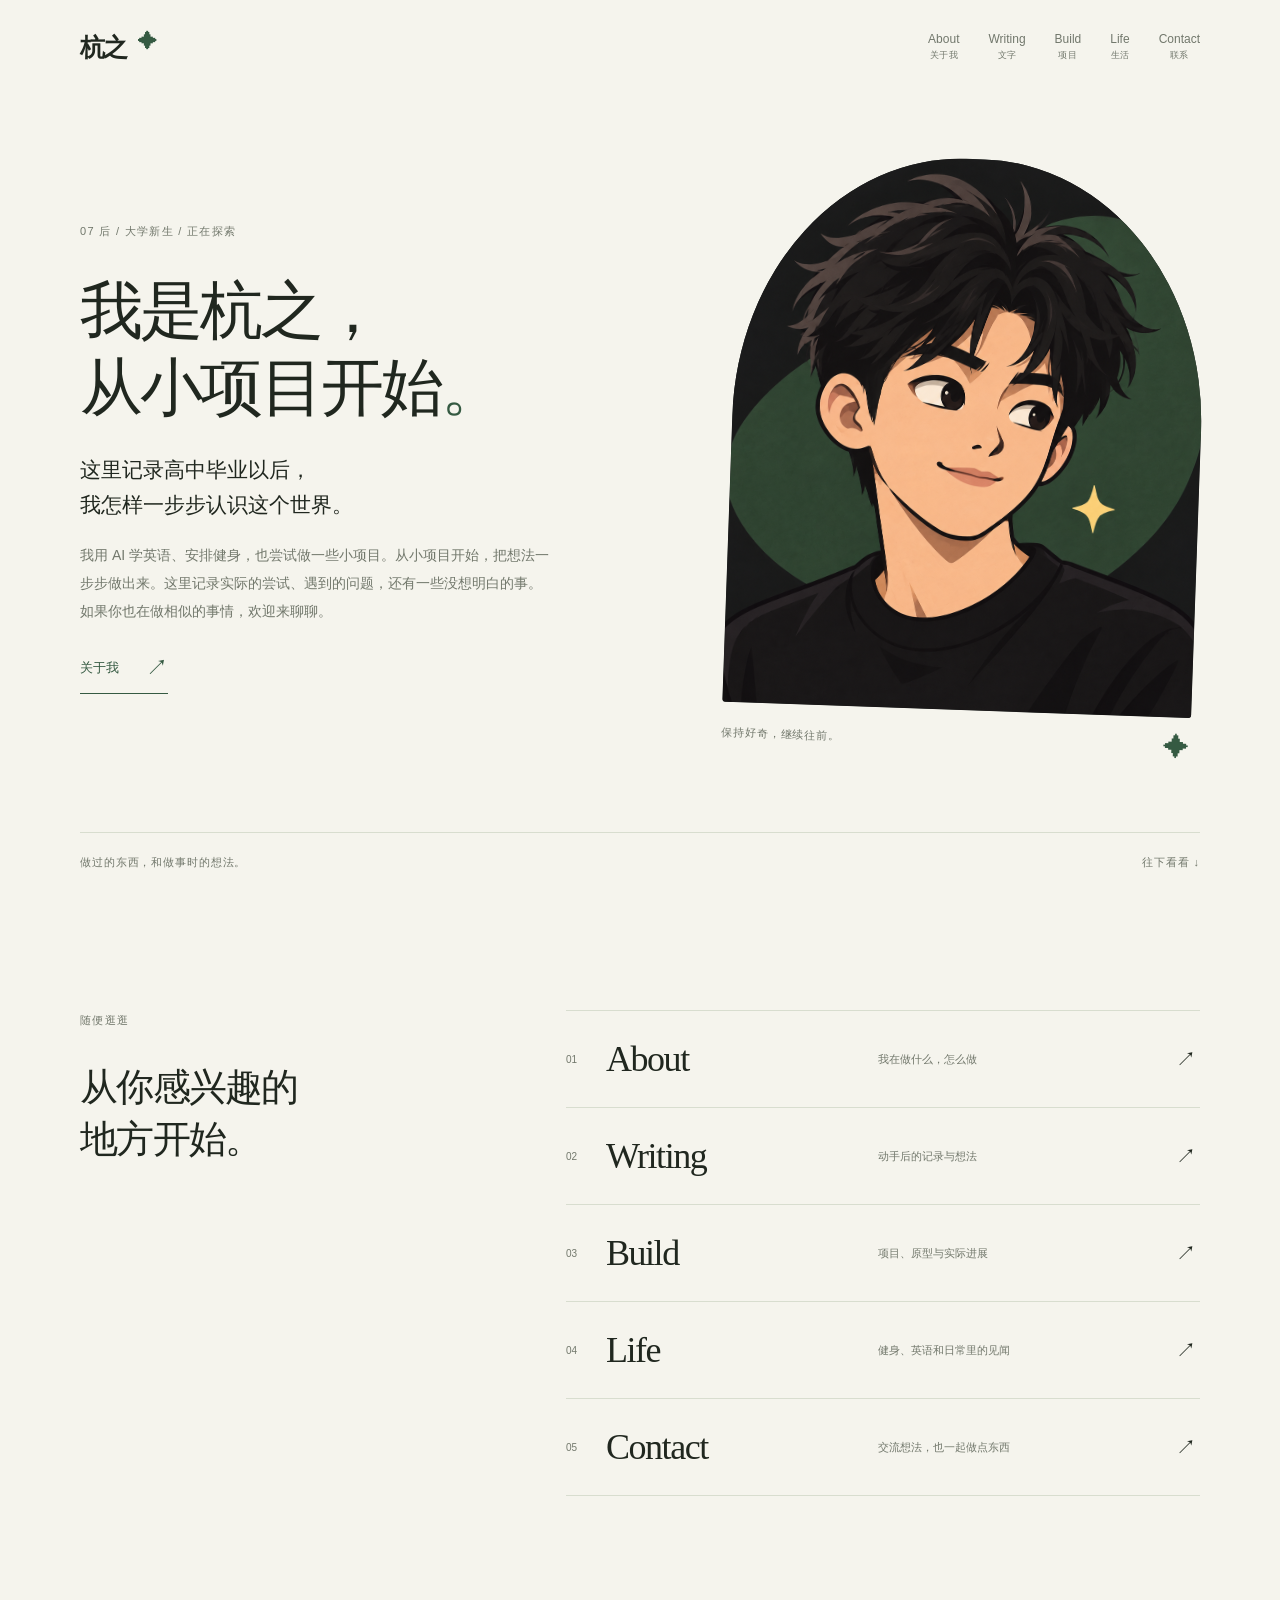
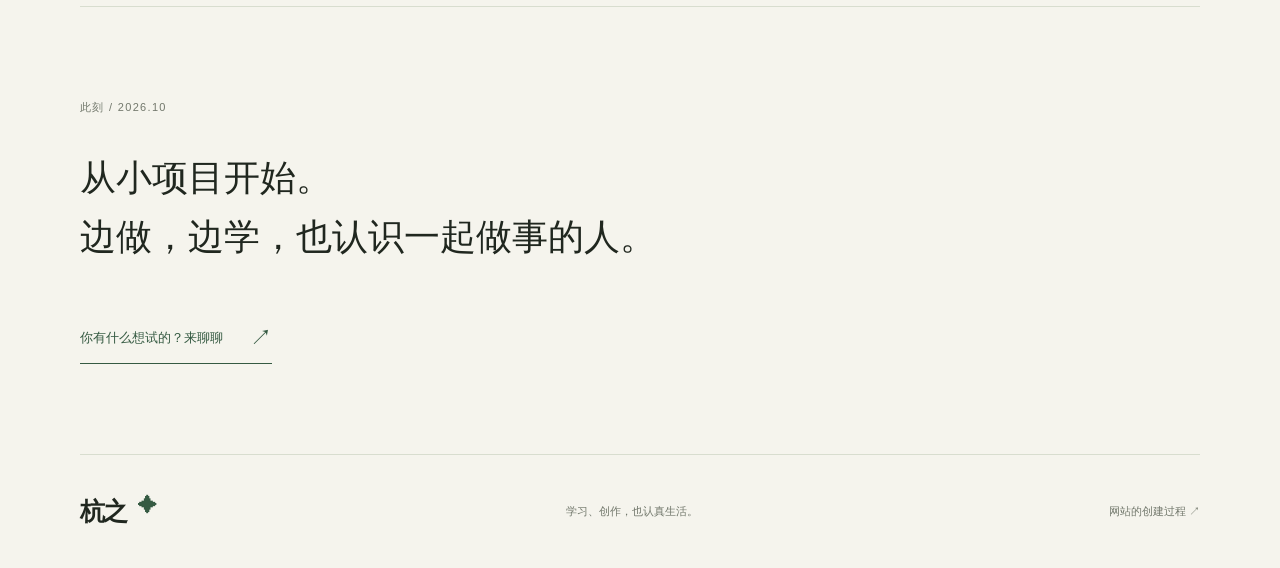
<file: index.html>
<!doctype html>
<html lang="zh-CN"><head><meta charset="UTF-8"><meta name="viewport" content="width=device-width, initial-scale=1"><meta name="theme-color" content="#f5f4ed"><meta name="description" content="我是杭之，07 后的大学新生。从小项目开始，记录实际的尝试，认识愿意一起做事的伙伴。"><title>杭之 · 从小项目开始</title><link rel="stylesheet" href="style.css"><script src="script.js" defer></script></head><body><a class="skip" href="#main">跳到正文</a><div class="reading-progress" aria-hidden="true"></div><header class="header"><a class="wordmark" href="index.html" aria-label="杭之，回到首页">杭之<span class="star">✦</span></a><nav aria-label="主导航"><a href="about.html">About<span>关于我</span></a><a href="writing.html">Writing<span>文字</span></a><a href="build.html">Build<span>项目</span></a><a href="life.html">Life<span>生活</span></a><a href="contact.html">Contact<span>联系</span></a></nav></header><main id="main"><section class="hero" id="home" aria-labelledby="intro-title"><div class="hero-copy"><p class="eyebrow">07 后 / 大学新生 / 正在探索</p><h1 id="intro-title">我是杭之，<br>从小项目开始<span class="title-dot">。</span></h1><p class="hero-purpose">这里记录高中毕业以后，<br>我怎样一步步认识这个世界。</p><p class="intro-detail">我用 AI 学英语、安排健身，也尝试做一些小项目。从小项目开始，把想法一步步做出来。这里记录实际的尝试、遇到的问题，还有一些没想明白的事。如果你也在做相似的事情，欢迎来聊聊。</p><a class="text-link" href="about.html">关于我 <span aria-hidden="true">↗</span></a></div><figure class="portrait"><div class="portrait-frame"><img src="avatar.png" alt="杭之的插画头像：黑发少年、深绿背景和一颗黄色星星" width="1254" height="1254" fetchpriority="high"></div><figcaption><span>保持好奇，继续往前。</span><span aria-hidden="true">✦</span></figcaption></figure><div class="hero-foot"><span>做过的东西，和做事时的想法。</span><a href="#explore">往下看看 ↓</a></div></section><section class="section directory" id="explore" aria-labelledby="explore-title"><div class="directory-heading reveal"><p class="eyebrow">随便逛逛</p><h2 id="explore-title">从你感兴趣的<br>地方开始。</h2></div><div class="module-list reveal"><a class="module-link" href="about.html"><span class="module-number">01</span><span class="module-name">About</span><span class="module-desc">我在做什么，怎么做</span><span class="module-arrow" aria-hidden="true">↗</span></a><a class="module-link" href="writing.html"><span class="module-number">02</span><span class="module-name">Writing</span><span class="module-desc">动手后的记录与想法</span><span class="module-arrow" aria-hidden="true">↗</span></a><a class="module-link" href="build.html"><span class="module-number">03</span><span class="module-name">Build</span><span class="module-desc">项目、原型与实际进展</span><span class="module-arrow" aria-hidden="true">↗</span></a><a class="module-link" href="life.html"><span class="module-number">04</span><span class="module-name">Life</span><span class="module-desc">健身、英语和日常里的见闻</span><span class="module-arrow" aria-hidden="true">↗</span></a><a class="module-link" href="contact.html"><span class="module-number">05</span><span class="module-name">Contact</span><span class="module-desc">交流想法，也一起做点东西</span><span class="module-arrow" aria-hidden="true">↗</span></a></div></section><section class="home-note section reveal"><p class="eyebrow">此刻 / 2026.10</p><p>从小项目开始。<br>边做，边学，也认识一起做事的人。</p><a class="text-link" href="contact.html">你有什么想试的？来聊聊 <span aria-hidden="true">↗</span></a></section></main><footer><a class="wordmark" href="index.html">杭之<span class="star">✦</span></a><span>学习、创作，也认真生活。</span><a href="https://github.com/wwh837984-code/hang" target="_blank" rel="noopener noreferrer">网站的创建过程 ↗</a></footer></body></html>
</file>
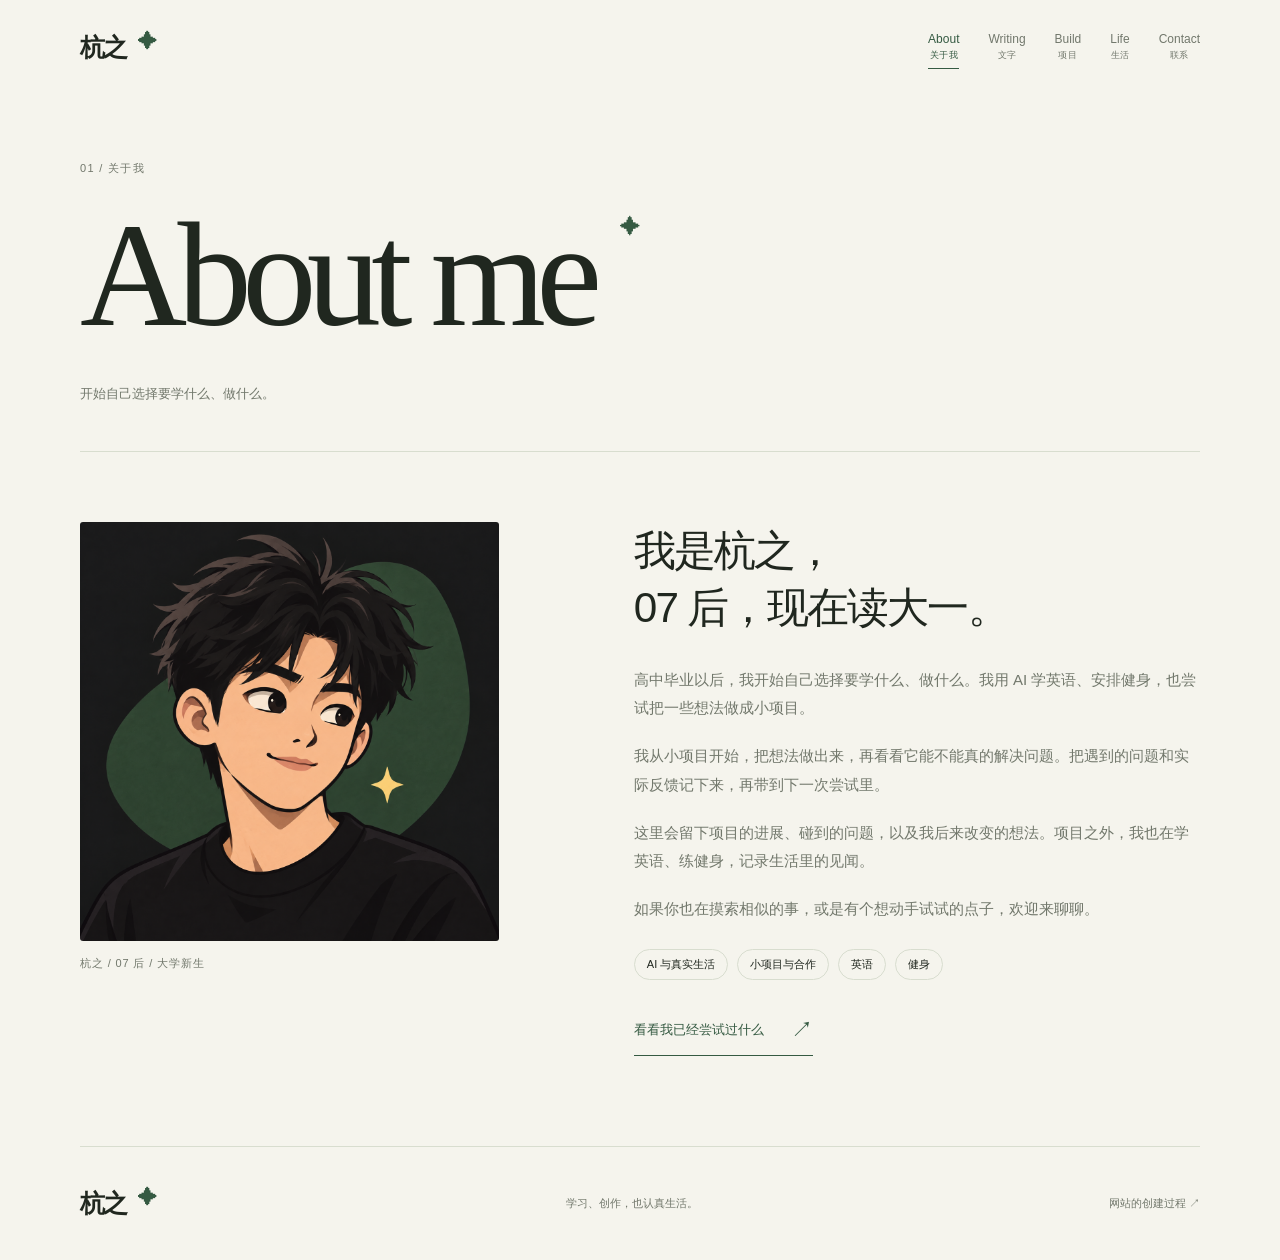
<file: about.html>
<!doctype html>
<html lang="zh-CN"><head><meta charset="UTF-8"><meta name="viewport" content="width=device-width, initial-scale=1"><meta name="theme-color" content="#f5f4ed"><meta name="description" content="我是杭之，07 后的大学新生。从小项目开始，记录实际的尝试，认识愿意一起做事的伙伴。"><title>关于我 · 杭之</title><link rel="stylesheet" href="style.css"><script src="script.js" defer></script></head><body><a class="skip" href="#main">跳到正文</a><div class="reading-progress" aria-hidden="true"></div><header class="header"><a class="wordmark" href="index.html" aria-label="杭之，回到首页">杭之<span class="star">✦</span></a><nav aria-label="主导航"><a href="about.html" aria-current="page">About<span>关于我</span></a><a href="writing.html">Writing<span>文字</span></a><a href="build.html">Build<span>项目</span></a><a href="life.html">Life<span>生活</span></a><a href="contact.html">Contact<span>联系</span></a></nav></header><main id="main"><div class="page-mast"><p class="eyebrow">01 / 关于我</p><h1 class="display-title">About me<span class="star">✦</span></h1><p class="mast-note">开始自己选择要学什么、做什么。</p></div><section class="about-layout section"><figure class="about-portrait reveal"><img src="avatar.png" width="1254" height="1254" alt="杭之的黑绿插画头像"><figcaption>杭之 / 07 后 / 大学新生</figcaption></figure><div class="about-copy reveal"><h2>我是杭之，<br>07 后，现在读大一。</h2><p>高中毕业以后，我开始自己选择要学什么、做什么。我用 AI 学英语、安排健身，也尝试把一些想法做成小项目。</p><p>我从小项目开始，把想法做出来，再看看它能不能真的解决问题。把遇到的问题和实际反馈记下来，再带到下一次尝试里。</p><p>这里会留下项目的进展、碰到的问题，以及我后来改变的想法。项目之外，我也在学英语、练健身，记录生活里的见闻。</p><p>如果你也在摸索相似的事，或是有个想动手试试的点子，欢迎来聊聊。</p><div class="interest-list"><span>AI 与真实生活</span><span>小项目与合作</span><span>英语</span><span>健身</span></div><a class="text-link" href="build.html">看看我已经尝试过什么 <span aria-hidden="true">↗</span></a></div></section></main><footer><a class="wordmark" href="index.html">杭之<span class="star">✦</span></a><span>学习、创作，也认真生活。</span><a href="https://github.com/wwh837984-code/hang" target="_blank" rel="noopener noreferrer">网站的创建过程 ↗</a></footer></body></html>
</file>
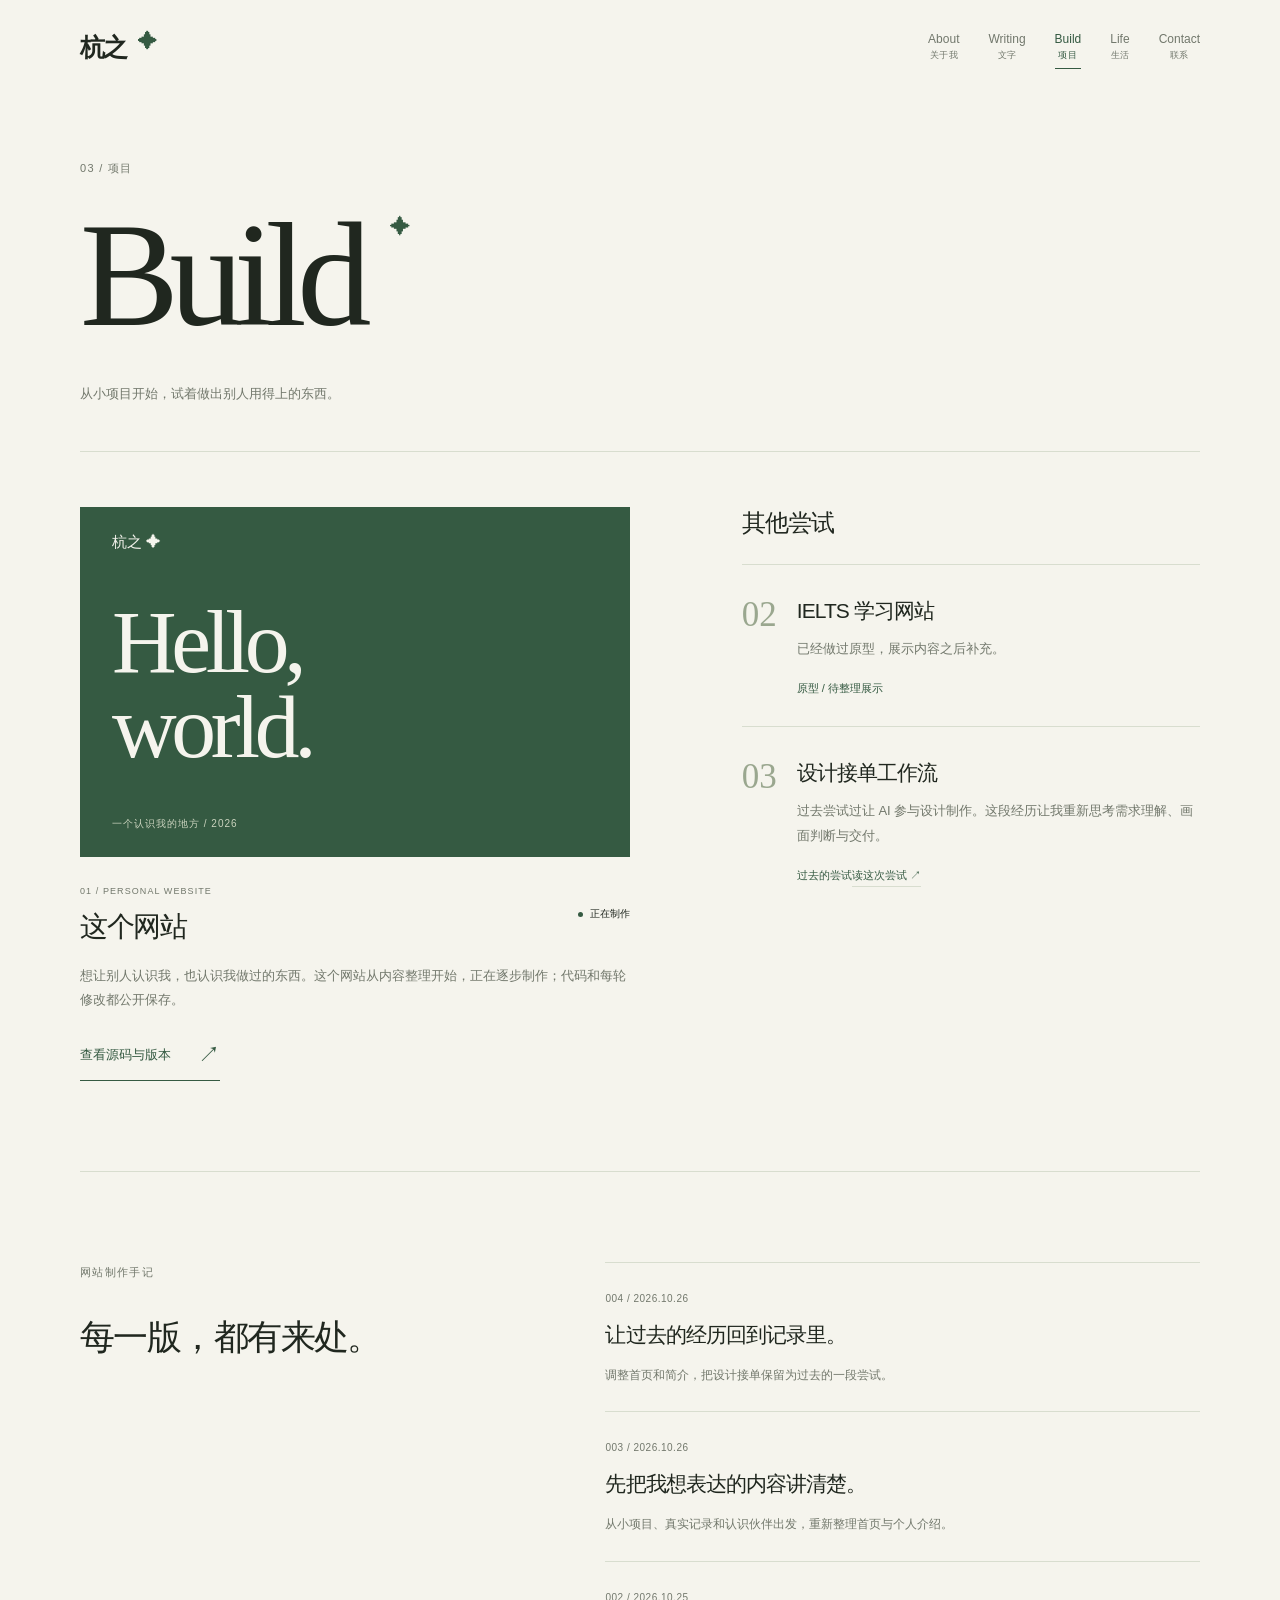
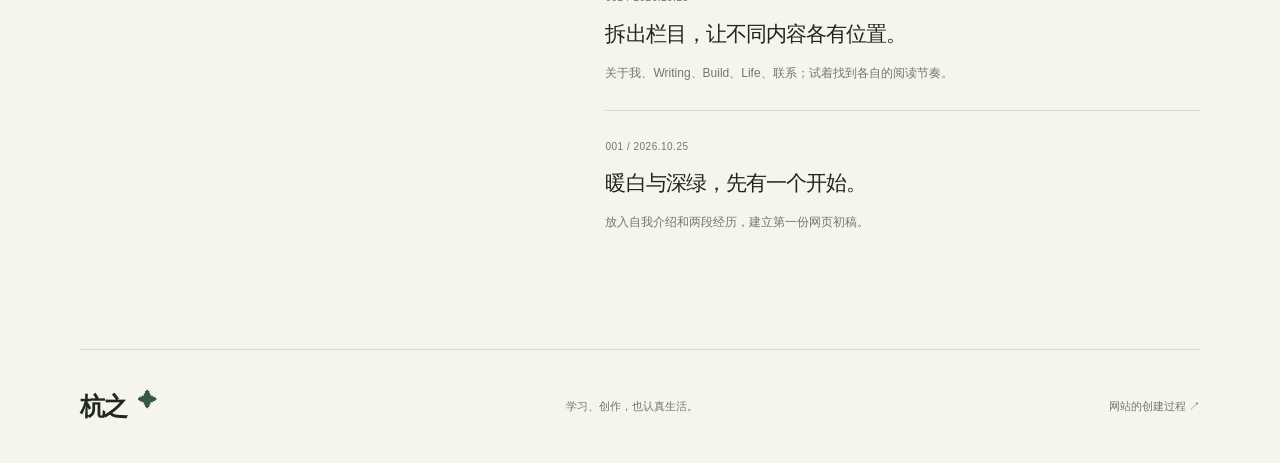
<file: build.html>
<!doctype html>
<html lang="zh-CN"><head><meta charset="UTF-8"><meta name="viewport" content="width=device-width, initial-scale=1"><meta name="theme-color" content="#f5f4ed"><meta name="description" content="我是杭之，07 后的大学新生。从小项目开始，记录实际的尝试，认识愿意一起做事的伙伴。"><title>项目 · 杭之</title><link rel="stylesheet" href="style.css"><script src="script.js" defer></script></head><body><a class="skip" href="#main">跳到正文</a><div class="reading-progress" aria-hidden="true"></div><header class="header"><a class="wordmark" href="index.html" aria-label="杭之，回到首页">杭之<span class="star">✦</span></a><nav aria-label="主导航"><a href="about.html">About<span>关于我</span></a><a href="writing.html">Writing<span>文字</span></a><a href="build.html" aria-current="page">Build<span>项目</span></a><a href="life.html">Life<span>生活</span></a><a href="contact.html">Contact<span>联系</span></a></nav></header><main id="main"><div class="page-mast"><p class="eyebrow">03 / 项目</p><h1 class="display-title">Build<span class="star">✦</span></h1><p class="mast-note">从小项目开始，试着做出别人用得上的东西。</p></div><section class="build-layout section"><article class="project-feature reveal"><div class="project-visual" aria-hidden="true"><span class="mini-wordmark">杭之 ✦</span><span class="project-type">Hello,<br>world.</span><span class="mini-label">一个认识我的地方 / 2026</span></div><div class="project-caption"><div><p class="eyebrow">01 / PERSONAL WEBSITE</p><h2>这个网站</h2></div><span class="status"><i></i>正在制作</span></div><p>想让别人认识我，也认识我做过的东西。这个网站从内容整理开始，正在逐步制作；代码和每轮修改都公开保存。</p><a class="text-link" href="https://github.com/wwh837984-code/hang" target="_blank" rel="noopener noreferrer">查看源码与版本 <span aria-hidden="true">↗</span></a></article><aside class="build-sidebar reveal"><h2>其他尝试</h2><div class="project-item"><span class="index-num">02</span><div><h3>IELTS 学习网站</h3><p>已经做过原型，展示内容之后补充。</p><span class="plain-status">原型 / 待整理展示</span></div></div><div class="project-item"><span class="index-num">03</span><div><h3>设计接单工作流</h3><p>过去尝试过让 AI 参与设计制作。这段经历让我重新思考需求理解、画面判断与交付。</p><span class="plain-status">过去的尝试</span><a class="subtle-link" href="writing.html#design-note">读这次尝试 ↗</a></div></div></aside></section><section class="journal section reveal"><div><p class="eyebrow">网站制作手记</p><h2>每一版，都有来处。</h2></div><div class="journal-list"><a href="https://github.com/wwh837984-code/hang/blob/main/BUILDLOG.md" target="_blank" rel="noopener noreferrer"><span>004 / 2026.10.26</span><h3>让过去的经历回到记录里。</h3><p>调整首页和简介，把设计接单保留为过去的一段尝试。</p></a><a href="https://github.com/wwh837984-code/hang/commit/9cb9cca" target="_blank" rel="noopener noreferrer"><span>003 / 2026.10.26</span><h3>先把我想表达的内容讲清楚。</h3><p>从小项目、真实记录和认识伙伴出发，重新整理首页与个人介绍。</p></a><a href="https://github.com/wwh837984-code/hang/commit/8064ffb" target="_blank" rel="noopener noreferrer"><span>002 / 2026.10.25</span><h3>拆出栏目，让不同内容各有位置。</h3><p>关于我、Writing、Build、Life、联系；试着找到各自的阅读节奏。</p></a><a href="https://github.com/wwh837984-code/hang/commit/d4aeb3f" target="_blank" rel="noopener noreferrer"><span>001 / 2026.10.25</span><h3>暖白与深绿，先有一个开始。</h3><p>放入自我介绍和两段经历，建立第一份网页初稿。</p></a></div></section></main><footer><a class="wordmark" href="index.html">杭之<span class="star">✦</span></a><span>学习、创作，也认真生活。</span><a href="https://github.com/wwh837984-code/hang" target="_blank" rel="noopener noreferrer">网站的创建过程 ↗</a></footer></body></html>
</file>
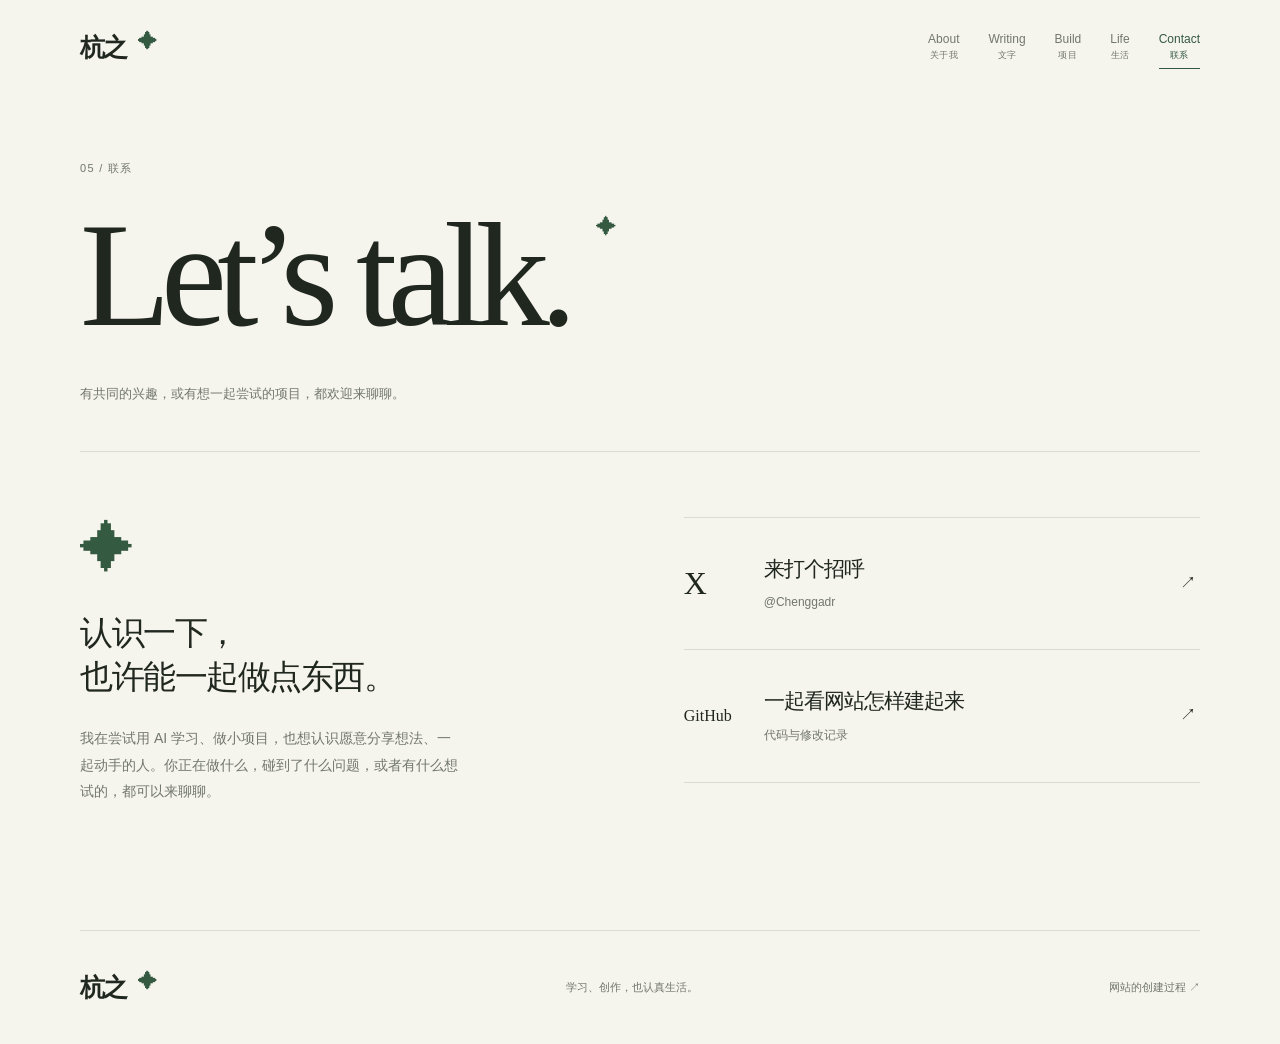
<file: contact.html>
<!doctype html>
<html lang="zh-CN"><head><meta charset="UTF-8"><meta name="viewport" content="width=device-width, initial-scale=1"><meta name="theme-color" content="#f5f4ed"><meta name="description" content="我是杭之，07 后的大学新生。从小项目开始，记录实际的尝试，认识愿意一起做事的伙伴。"><title>联系 · 杭之</title><link rel="stylesheet" href="style.css"><script src="script.js" defer></script></head><body><a class="skip" href="#main">跳到正文</a><div class="reading-progress" aria-hidden="true"></div><header class="header"><a class="wordmark" href="index.html" aria-label="杭之，回到首页">杭之<span class="star">✦</span></a><nav aria-label="主导航"><a href="about.html">About<span>关于我</span></a><a href="writing.html">Writing<span>文字</span></a><a href="build.html">Build<span>项目</span></a><a href="life.html">Life<span>生活</span></a><a href="contact.html" aria-current="page">Contact<span>联系</span></a></nav></header><main id="main"><div class="page-mast"><p class="eyebrow">05 / 联系</p><h1 class="display-title">Let’s talk.<span class="star">✦</span></h1><p class="mast-note">有共同的兴趣，或有想一起尝试的项目，都欢迎来聊聊。</p></div><section class="contact-layout section"><div class="contact-intro reveal"><span class="contact-star" aria-hidden="true">✦</span><h2>认识一下，<br>也许能一起做点东西。</h2><p>我在尝试用 AI 学习、做小项目，也想认识愿意分享想法、一起动手的人。你正在做什么，碰到了什么问题，或者有什么想试的，都可以来聊聊。</p></div><div class="contact-links reveal"><a href="https://x.com/Chenggadr" target="_blank" rel="noopener noreferrer"><span class="contact-platform">X</span><div><h3>来打个招呼</h3><p>@Chenggadr</p></div><span aria-hidden="true">↗</span></a><a href="https://github.com/wwh837984-code/hang" target="_blank" rel="noopener noreferrer"><span class="contact-platform github-label">GitHub</span><div><h3>一起看网站怎样建起来</h3><p>代码与修改记录</p></div><span aria-hidden="true">↗</span></a></div></section></main><footer><a class="wordmark" href="index.html">杭之<span class="star">✦</span></a><span>学习、创作，也认真生活。</span><a href="https://github.com/wwh837984-code/hang" target="_blank" rel="noopener noreferrer">网站的创建过程 ↗</a></footer></body></html>
</file>
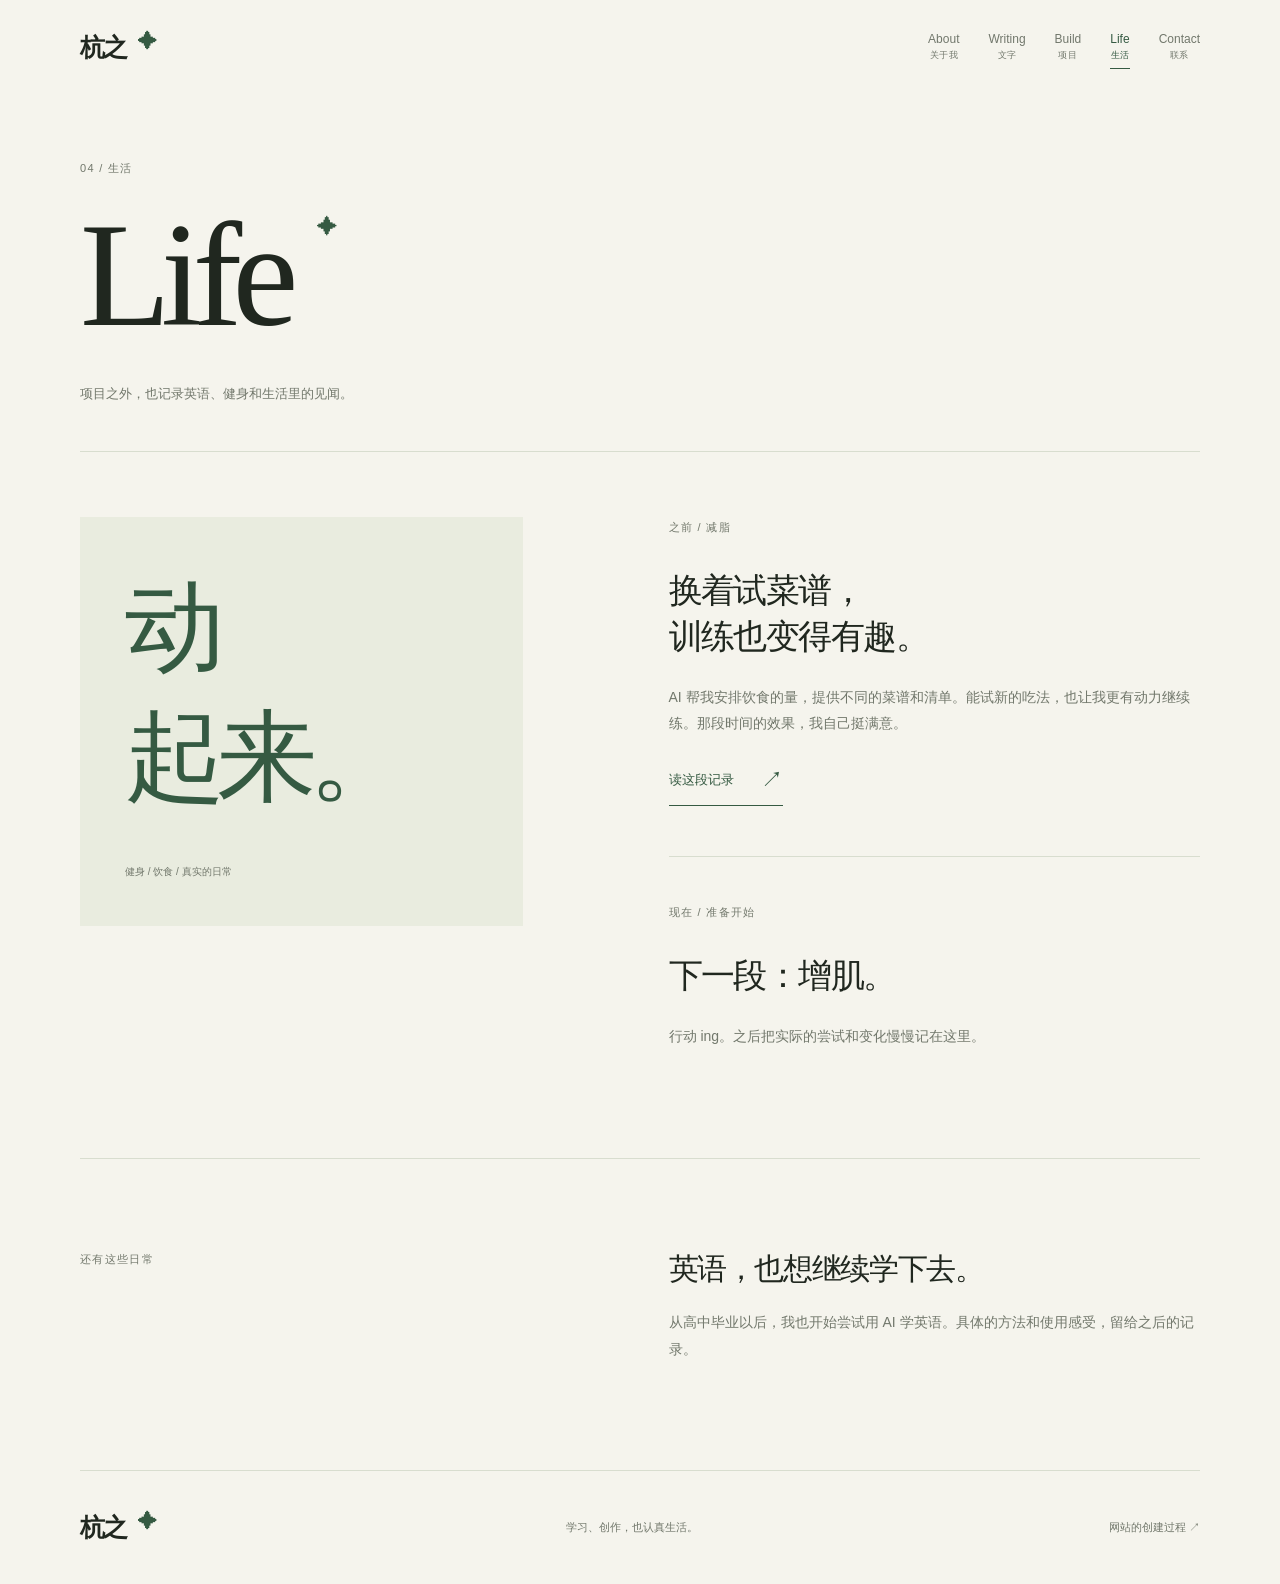
<file: life.html>
<!doctype html>
<html lang="zh-CN"><head><meta charset="UTF-8"><meta name="viewport" content="width=device-width, initial-scale=1"><meta name="theme-color" content="#f5f4ed"><meta name="description" content="我是杭之，07 后的大学新生。从小项目开始，记录实际的尝试，认识愿意一起做事的伙伴。"><title>生活 · 杭之</title><link rel="stylesheet" href="style.css"><script src="script.js" defer></script></head><body><a class="skip" href="#main">跳到正文</a><div class="reading-progress" aria-hidden="true"></div><header class="header"><a class="wordmark" href="index.html" aria-label="杭之，回到首页">杭之<span class="star">✦</span></a><nav aria-label="主导航"><a href="about.html">About<span>关于我</span></a><a href="writing.html">Writing<span>文字</span></a><a href="build.html">Build<span>项目</span></a><a href="life.html" aria-current="page">Life<span>生活</span></a><a href="contact.html">Contact<span>联系</span></a></nav></header><main id="main"><div class="page-mast"><p class="eyebrow">04 / 生活</p><h1 class="display-title">Life<span class="star">✦</span></h1><p class="mast-note">项目之外，也记录英语、健身和生活里的见闻。</p></div><section class="life-layout section"><div class="life-heading reveal"><span class="life-word" aria-hidden="true">动<br>起来。</span><p>健身 / 饮食 / 真实的日常</p></div><div class="life-timeline reveal"><article><p class="eyebrow">之前 / 减脂</p><h2>换着试菜谱，<br>训练也变得有趣。</h2><p>AI 帮我安排饮食的量，提供不同的菜谱和清单。能试新的吃法，也让我更有动力继续练。那段时间的效果，我自己挺满意。</p><a class="text-link" href="writing.html#fitness-note">读这段记录 <span aria-hidden="true">↗</span></a></article><article><p class="eyebrow">现在 / 准备开始</p><h2>下一段：增肌。</h2><p>行动 ing。之后把实际的尝试和变化慢慢记在这里。</p></article></div></section><section class="life-more section reveal"><p class="eyebrow">还有这些日常</p><div><h2>英语，也想继续学下去。</h2><p>从高中毕业以后，我也开始尝试用 AI 学英语。具体的方法和使用感受，留给之后的记录。</p></div></section></main><footer><a class="wordmark" href="index.html">杭之<span class="star">✦</span></a><span>学习、创作，也认真生活。</span><a href="https://github.com/wwh837984-code/hang" target="_blank" rel="noopener noreferrer">网站的创建过程 ↗</a></footer></body></html>
</file>
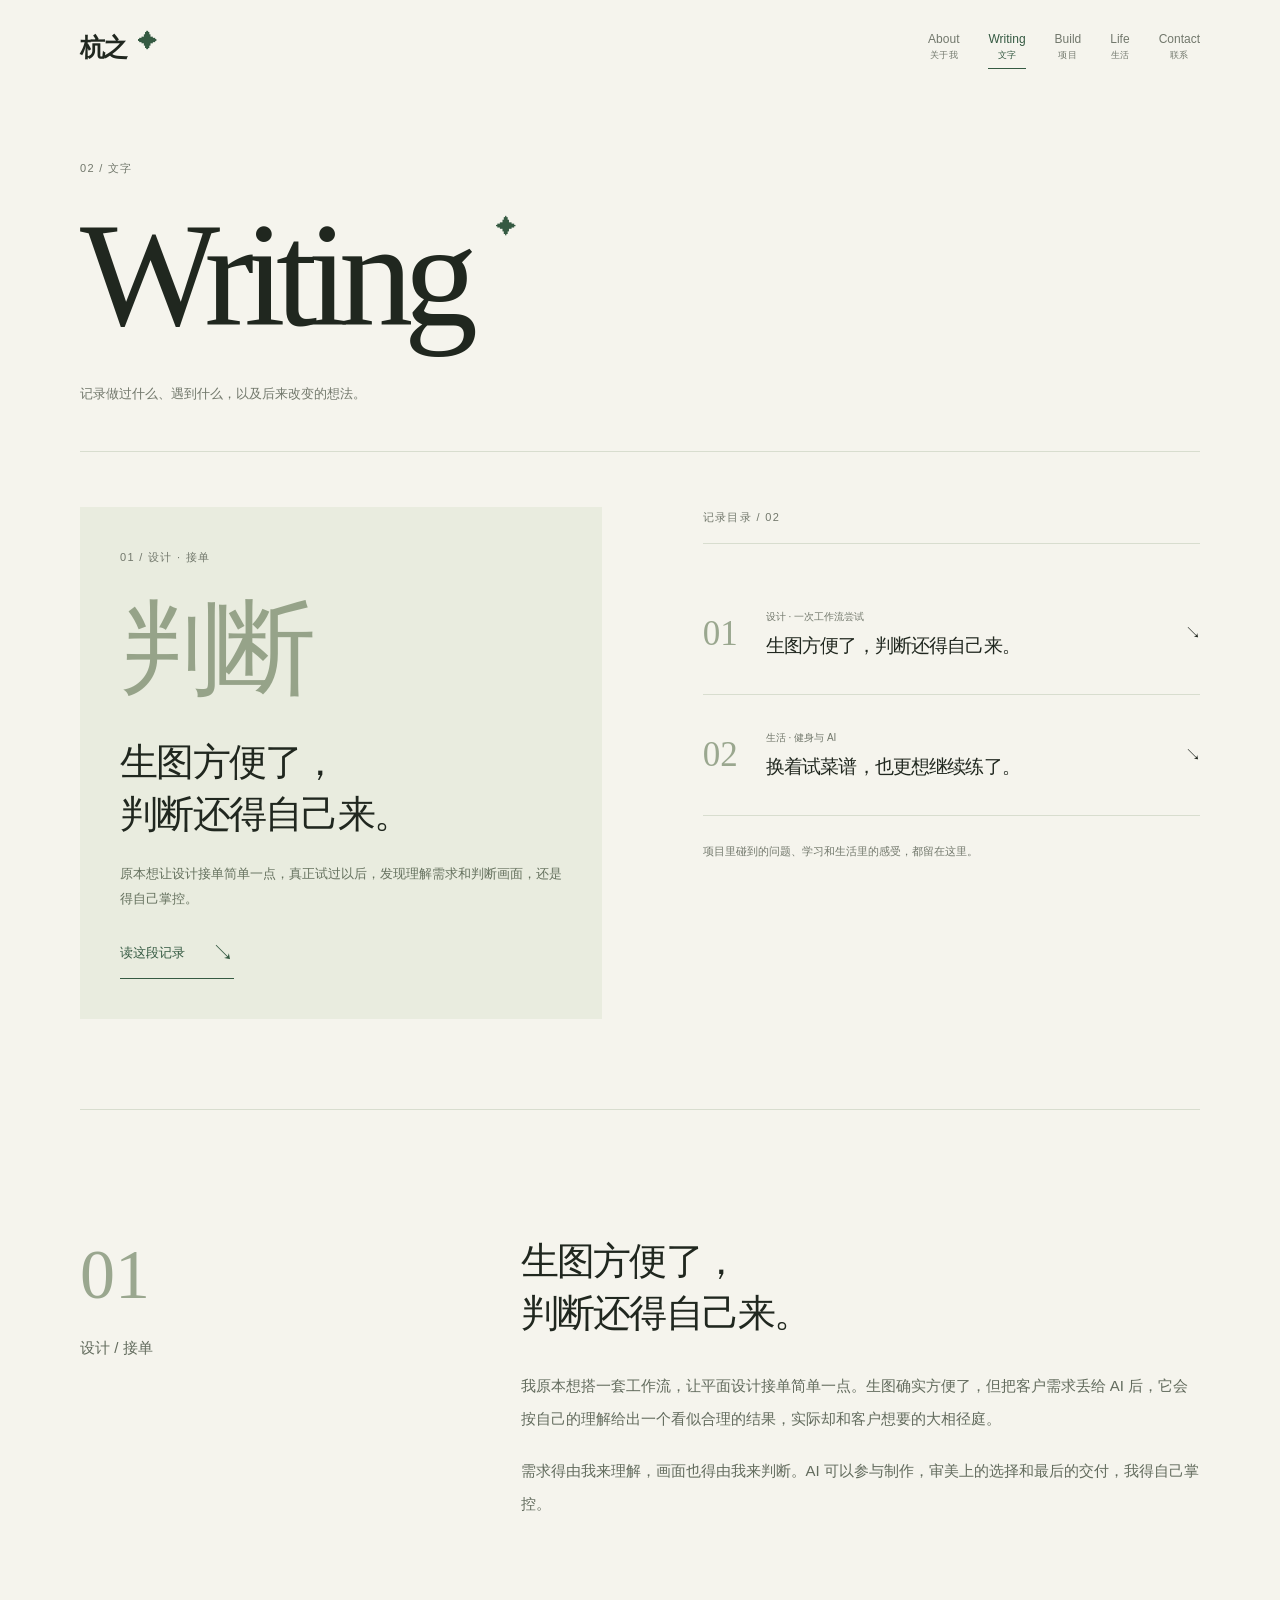
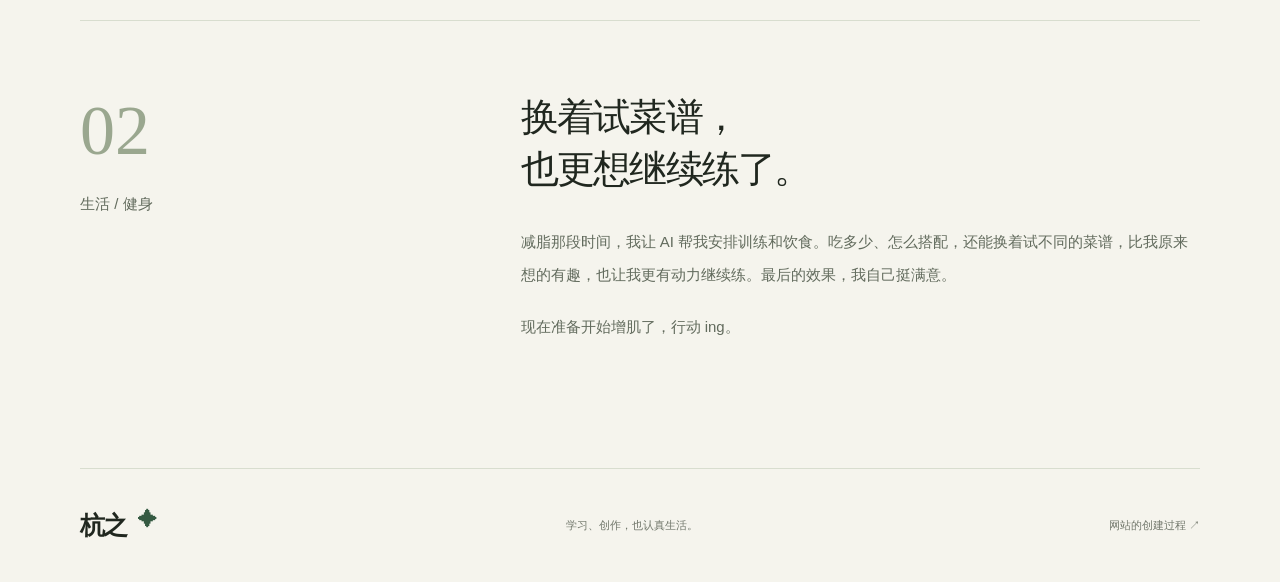
<file: writing.html>
<!doctype html>
<html lang="zh-CN"><head><meta charset="UTF-8"><meta name="viewport" content="width=device-width, initial-scale=1"><meta name="theme-color" content="#f5f4ed"><meta name="description" content="我是杭之，07 后的大学新生。从小项目开始，记录实际的尝试，认识愿意一起做事的伙伴。"><title>文字 · 杭之</title><link rel="stylesheet" href="style.css"><script src="script.js" defer></script></head><body><a class="skip" href="#main">跳到正文</a><div class="reading-progress" aria-hidden="true"></div><header class="header"><a class="wordmark" href="index.html" aria-label="杭之，回到首页">杭之<span class="star">✦</span></a><nav aria-label="主导航"><a href="about.html">About<span>关于我</span></a><a href="writing.html" aria-current="page">Writing<span>文字</span></a><a href="build.html">Build<span>项目</span></a><a href="life.html">Life<span>生活</span></a><a href="contact.html">Contact<span>联系</span></a></nav></header><main id="main"><div class="page-mast"><p class="eyebrow">02 / 文字</p><h1 class="display-title">Writing<span class="star">✦</span></h1><p class="mast-note">记录做过什么、遇到什么，以及后来改变的想法。</p></div><section class="writing-layout section"><article class="featured-writing reveal"><p class="eyebrow">01 / 设计 · 接单</p><span class="editorial-glyph" aria-hidden="true">判断</span><h2>生图方便了，<br>判断还得自己来。</h2><p>原本想让设计接单简单一点，真正试过以后，发现理解需求和判断画面，还是得自己掌控。</p><a class="text-link" href="#design-note">读这段记录 <span aria-hidden="true">↘</span></a></article><div class="writing-index reveal"><p class="eyebrow">记录目录 / 02</p><a class="index-row" href="#design-note"><span class="index-num">01</span><div><span class="small-note">设计 · 一次工作流尝试</span><h3>生图方便了，判断还得自己来。</h3></div><span aria-hidden="true">↘</span></a><a class="index-row" href="#fitness-note"><span class="index-num">02</span><div><span class="small-note">生活 · 健身与 AI</span><h3>换着试菜谱，也更想继续练了。</h3></div><span aria-hidden="true">↘</span></a><p class="index-footnote">项目里碰到的问题、学习和生活里的感受，都留在这里。</p></div></section><section class="reading-room section"><article id="design-note" class="reading-note reveal"><div class="note-label"><span>01</span><p>设计 / 接单</p></div><div><h2>生图方便了，<br>判断还得自己来。</h2><p>我原本想搭一套工作流，让平面设计接单简单一点。生图确实方便了，但把客户需求丢给 AI 后，它会按自己的理解给出一个看似合理的结果，实际却和客户想要的大相径庭。</p><p>需求得由我来理解，画面也得由我来判断。AI 可以参与制作，审美上的选择和最后的交付，我得自己掌控。</p></div></article><article id="fitness-note" class="reading-note reveal"><div class="note-label"><span>02</span><p>生活 / 健身</p></div><div><h2>换着试菜谱，<br>也更想继续练了。</h2><p>减脂那段时间，我让 AI 帮我安排训练和饮食。吃多少、怎么搭配，还能换着试不同的菜谱，比我原来想的有趣，也让我更有动力继续练。最后的效果，我自己挺满意。</p><p>现在准备开始增肌了，行动 ing。</p></div></article></section></main><footer><a class="wordmark" href="index.html">杭之<span class="star">✦</span></a><span>学习、创作，也认真生活。</span><a href="https://github.com/wwh837984-code/hang" target="_blank" rel="noopener noreferrer">网站的创建过程 ↗</a></footer></body></html>
</file>
<file: style.css>
@charset "UTF-8";
:root{--paper:#f5f4ed;--ink:#20271f;--green:#355a42;--muted:#72786c;--line:#d8ddcf;--tint:#e9ecdf;--ease:cubic-bezier(.22,1,.36,1)}
*{box-sizing:border-box}html{scroll-behavior:smooth;scroll-padding-top:130px}body{margin:0;background:var(--paper);color:var(--ink);font-family:"PingFang SC","Microsoft YaHei",sans-serif;-webkit-font-smoothing:antialiased}a{color:inherit;text-decoration:none}a:focus-visible{outline:2px solid var(--green);outline-offset:7px}::selection{background:#dce5d3}p{line-height:1.9;margin:0 0 1.3em}h1,h2,h3{margin:0;font-weight:500;letter-spacing:-.045em}h2{font-size:clamp(32px,4vw,56px);line-height:1.35}h3{font-size:clamp(21px,2vw,28px);line-height:1.5}main,footer{max-width:1440px;margin:auto}.header{position:sticky;top:0;z-index:5;display:flex;align-items:center;justify-content:space-between;min-height:94px;max-width:1440px;margin:auto;padding:14px 6.25%;background:rgba(245,244,237,.94);backdrop-filter:blur(16px)}.wordmark{font-size:25px;letter-spacing:-.08em;font-weight:600;white-space:nowrap}.star{display:inline-block;color:var(--green);font-size:.75em;margin-left:12px;vertical-align:top}.header nav{display:flex;align-items:center;gap:29px;font-size:12px;color:var(--muted)}nav a{position:relative;padding:7px 0;transition:color .2s}nav a>span{display:block;font-size:9px;letter-spacing:.05em;text-align:center;margin-top:3px}nav a:hover,nav a[aria-current]{color:var(--green)}nav a[aria-current]:after{content:"";position:absolute;bottom:0;left:0;right:0;height:1px;background:var(--green)}.hero{min-height:calc(100svh - 94px);padding:60px 6.25% 25px;display:grid;grid-template-columns:1.1fr .9fr;column-gap:7%;align-items:center}.eyebrow{font-size:11px;letter-spacing:.12em;color:var(--muted);margin-bottom:30px}.hero h1{font-size:clamp(42px,4.9vw,70px);line-height:1.22}.title-dot{color:var(--green)}.hero-purpose{font-size:clamp(18px,1.65vw,24px);line-height:1.65;margin:28px 0 18px}.intro-detail{max-width:470px;color:var(--muted);font-size:14px;line-height:2}.text-link{display:inline-flex;align-items:center;gap:27px;font-size:13px;border-bottom:1px solid var(--green);padding:10px 0;color:var(--green)}.text-link span{font-size:22px;transition:transform .35s var(--ease)}.text-link:hover span{transform:translate(4px,-3px)}.portrait{margin:0;align-self:center;transform:rotate(2deg)}.portrait-frame{overflow:hidden;border-radius:48% 48% 3px 3px;background:#242725;aspect-ratio:4/4.7}.portrait img{display:block;width:100%;height:100%;object-fit:cover;object-position:48% center;transition:transform 1s var(--ease)}.portrait:hover img{transform:scale(1.025)}figcaption{display:flex;justify-content:space-between;align-items:center;margin-top:15px;font-size:11px;letter-spacing:.08em;color:var(--muted)}figcaption span:last-child{font-size:26px;color:var(--green)}.hero-foot{grid-column:1/-1;display:flex;justify-content:space-between;border-top:1px solid var(--line);font-size:11px;letter-spacing:.08em;color:var(--muted);margin-top:65px;padding-top:22px}.section{margin:0 6.25%;padding:90px 0;border-bottom:1px solid var(--line)}.directory{display:grid;grid-template-columns:1fr 1.6fr;gap:8%;padding:110px 0}.directory-heading h2{font-size:clamp(30px,3vw,44px)}.module-link{display:grid;grid-template-columns:25px 1fr 1.1fr 24px;align-items:center;gap:15px;padding:27px 0;border-bottom:1px solid var(--line);transition:color .2s,padding .4s var(--ease)}.module-link:first-child{border-top:1px solid var(--line)}.module-link:hover{color:var(--green);padding-left:10px}.module-number{font-size:10px;color:var(--muted)}.module-name{font:36px Georgia,"Times New Roman",serif;letter-spacing:-.04em}.module-desc{font-size:11px;color:var(--muted);line-height:1.7}.module-arrow{font-size:20px}.home-note>p:not(.eyebrow){font-size:clamp(23px,3vw,36px);line-height:1.65}.page-mast{padding:64px 6.25% 44px}.page-mast .eyebrow{margin-bottom:15px}.display-title{font-family:Georgia,"Times New Roman",serif;font-size:clamp(76px,11.6vw,166px);line-height:1.1;font-weight:400;letter-spacing:-.065em}.display-title .star{font-size:.14em;vertical-align:top;margin:22px 0 0 28px}.mast-note{font-size:13px;color:var(--muted);margin:25px 0 0;padding-bottom:0}.page-mast+.section{border-top:1px solid var(--line)}.about-layout{display:grid;grid-template-columns:1fr 1.35fr;gap:12%;padding-top:70px}.about-portrait{margin:0;transform:rotate(-2deg)}.about-portrait img{display:block;width:100%;height:auto;border-radius:3px}.about-copy h2{font-size:clamp(30px,3.3vw,46px);margin-bottom:30px}.about-copy>p{font-size:15px;color:var(--muted)}.interest-list{display:flex;flex-wrap:wrap;gap:9px;margin:25px 0}.interest-list span{font-size:11px;border:1px solid var(--line);padding:7px 12px;border-radius:20px}.writing-layout{display:grid;grid-template-columns:1.05fr 1fr;gap:9%;padding-top:55px}.featured-writing{padding:40px;background:var(--tint);position:relative;overflow:hidden}.featured-writing .eyebrow{position:relative;z-index:1}.editorial-glyph{display:block;font-family:"Songti SC",serif;font-size:clamp(65px,8vw,112px);letter-spacing:-.08em;color:#96a389;line-height:1;margin:0 0 36px}.featured-writing h2{font-size:clamp(28px,3vw,43px);position:relative}.featured-writing>p:not(.eyebrow){font-size:13px;color:#65715e;margin-top:22px}.writing-index>.eyebrow{padding-bottom:15px;border-bottom:1px solid var(--line)}.index-row{display:grid;grid-template-columns:45px 1fr 15px;gap:18px;align-items:center;padding:32px 0;border-bottom:1px solid var(--line)}.index-row:hover h3{color:var(--green)}.index-num{font:35px Georgia,serif;color:#9aa78f}.small-note{font-size:10px;color:var(--muted)}.index-row h3{font-size:19px;line-height:1.7;margin-top:6px}.index-footnote{font-size:11px;color:var(--muted);margin-top:25px}.reading-note{display:grid;grid-template-columns:1fr 2fr;gap:9%;padding:35px 0 80px;scroll-margin-top:130px}.reading-note+.reading-note{border-top:1px solid var(--line);padding-top:70px;padding-bottom:15px}.reading-note h2{font-size:clamp(28px,3vw,42px);margin-bottom:30px}.reading-note>div>p{font-size:15px;color:#626b5d;line-height:2.2}.note-label>span{font:70px Georgia,serif;color:#9aa78f}.note-label>p{font-size:12px;color:var(--muted);margin-top:16px}.build-layout{display:grid;grid-template-columns:1.2fr 1fr;gap:10%;padding-top:55px}.project-visual{display:flex;flex-direction:column;justify-content:space-between;min-height:350px;padding:26px 32px;background:var(--green);color:var(--paper)}.mini-wordmark{font-size:15px}.project-type{font:clamp(65px,7vw,100px)/.95 Georgia,serif;letter-spacing:-.06em;margin:25px 0}.mini-label{font-size:10px;letter-spacing:.1em;color:#cad3be}.project-caption{display:flex;justify-content:space-between;align-items:center;margin:26px 0 18px;gap:15px}.project-caption .eyebrow{font-size:9px;margin-bottom:8px}.project-caption h2{font-size:28px}.project-feature>p,.project-item p{font-size:13px;color:var(--muted)}.status{display:inline-flex;align-items:center;gap:7px;font-size:10px;white-space:nowrap}.status i{width:5px;height:5px;border-radius:50%;background:var(--green)}.build-sidebar>h2{font-size:24px;margin-bottom:25px}.project-item{display:flex;align-items:start;gap:20px;border-top:1px solid var(--line);padding:30px 0}.project-item h3{font-size:21px;margin-bottom:10px}.plain-status,.subtle-link{font-size:11px;color:var(--green)}.subtle-link{border-bottom:1px solid var(--line);padding-bottom:5px}.journal{display:grid;grid-template-columns:1fr 1.4fr;gap:9%}.journal h2{font-size:35px}.journal-list a{display:block;border-top:1px solid var(--line);padding:25px 0}.journal-list a>span{font-size:10px;color:var(--muted);letter-spacing:.05em}.journal-list h3{font-size:21px;margin:13px 0}.journal-list p{font-size:12px;color:var(--muted);margin:0}.life-layout{display:grid;grid-template-columns:1fr 1.2fr;gap:13%;padding-top:65px}.life-heading{background:#e9ecdf;padding:45px;align-self:start}.life-word{font-size:clamp(65px,7.8vw,105px);line-height:1.3;letter-spacing:-.08em;color:var(--green)}.life-heading p{font-size:10px;color:var(--muted);margin:40px 0 0}.life-timeline article+article{border-top:1px solid var(--line);margin-top:50px;padding-top:45px}.life-timeline h2{font-size:34px;margin-bottom:24px}.life-timeline article>p:not(.eyebrow){font-size:14px;color:var(--muted)}.life-more{display:grid;grid-template-columns:1fr 1.2fr;gap:13%}.life-more h2{font-size:30px;margin-bottom:20px}.life-more>div>p{font-size:14px;color:var(--muted)}.contact-layout{display:grid;grid-template-columns:1fr 1.1fr;gap:12%;padding-top:65px;min-height:480px}.contact-star{font-size:55px;color:var(--green);display:block;margin-bottom:30px}.contact-intro h2{font-size:33px;margin-bottom:25px}.contact-intro p{font-size:14px;color:var(--muted);max-width:380px}.contact-links>a{display:grid;grid-template-columns:60px 1fr 20px;gap:20px;align-items:center;border-top:1px solid var(--line);padding:35px 0}.contact-links>a:last-child{border-bottom:1px solid var(--line)}.contact-platform{font:32px Georgia,serif}.github-label{font-size:16px}.contact-links h3{font-size:21px}.contact-links p{font-size:12px;color:var(--muted);margin:7px 0 0}footer{display:flex;align-items:center;justify-content:space-between;padding:40px 6.25%;font-size:11px;color:var(--muted)}footer .wordmark{color:var(--ink)}.reading-progress{position:fixed;top:0;left:0;height:2px;background:var(--green);width:100%;transform:scaleX(0);transform-origin:left;z-index:10}.skip{position:fixed;left:15px;top:-100px;padding:10px;background:var(--paper);z-index:20}.skip:focus{top:15px}.js-motion .reveal{opacity:0;transform:translateY(20px);transition:opacity .8s var(--ease),transform .8s var(--ease)}.js-motion .reveal.visible{opacity:1;transform:none}
@media(min-width:1600px){.hero{min-height:850px}}
@media(max-width:760px){html{scroll-padding-top:120px}.header{min-height:98px;padding:16px 6%;flex-wrap:wrap;gap:14px}.header nav{width:100%;justify-content:space-between;gap:12px;font-size:11px}nav a{padding:3px 0}nav a>span{display:none}.wordmark{font-size:22px}.hero{padding:42px 6% 22px;grid-template-columns:1fr;min-height:auto}.hero h1{font-size:clamp(38px,8.4vw,58px)}.eyebrow{margin-bottom:25px;font-size:10px}.hero-purpose{font-size:20px}.intro-detail{max-width:100%;font-size:14px}.portrait{margin:55px 6% 0 18%;max-width:390px}.portrait-frame{aspect-ratio:1/1.1}.hero-foot{margin-top:45px;font-size:10px}.section{margin:0 6%;padding:55px 0}.directory,.about-layout,.writing-layout,.build-layout,.journal,.life-layout,.life-more,.contact-layout{grid-template-columns:1fr;gap:35px}.module-link{grid-template-columns:20px 1fr 20px;gap:12px;padding:20px 0}.module-name{font-size:35px}.module-desc{grid-column:2;grid-row:2;font-size:11px;margin-top:-5px}.module-arrow{grid-column:3;grid-row:1}.page-mast{padding:42px 6% 30px}.display-title{font-size:clamp(65px,15vw,106px)}.display-title .star{margin:10px 0 0 18px}.mast-note{font-size:12px;max-width:90%;line-height:1.9}.about-portrait{max-width:350px;margin:0 12% 15px 0}.about-copy h2{font-size:31px}.featured-writing{padding:30px}.editorial-glyph{font-size:85px}.featured-writing h2{font-size:32px}.index-row{padding:25px 0}.reading-note{grid-template-columns:1fr;gap:22px;padding:10px 0 45px;scroll-margin-top:130px}.note-label{display:flex;align-items:center;gap:18px}.note-label>span{font-size:33px}.note-label>p{margin:0}.reading-note+.reading-note{padding-top:40px}.reading-note h2{font-size:30px}.reading-note>div>p{font-size:14px}.project-visual{min-height:300px}.project-type{font-size:80px}.journal h2{font-size:30px}.life-heading{padding:30px}.life-word{font-size:75px}.life-word br{display:none}.life-heading p{margin-top:25px}.life-timeline h2{font-size:30px}.contact-layout{min-height:auto}.contact-intro h2{font-size:30px}.contact-links>a{grid-template-columns:50px 1fr 15px;gap:15px}.contact-links h3{font-size:18px}footer{padding:30px 6%;gap:20px;flex-wrap:wrap}footer>span{display:none}}
@media(prefers-reduced-motion:reduce){html{scroll-behavior:auto}*,*::before,*::after{transition:none!important;animation:none!important}.js-motion .reveal{opacity:1;transform:none}}
</file>
